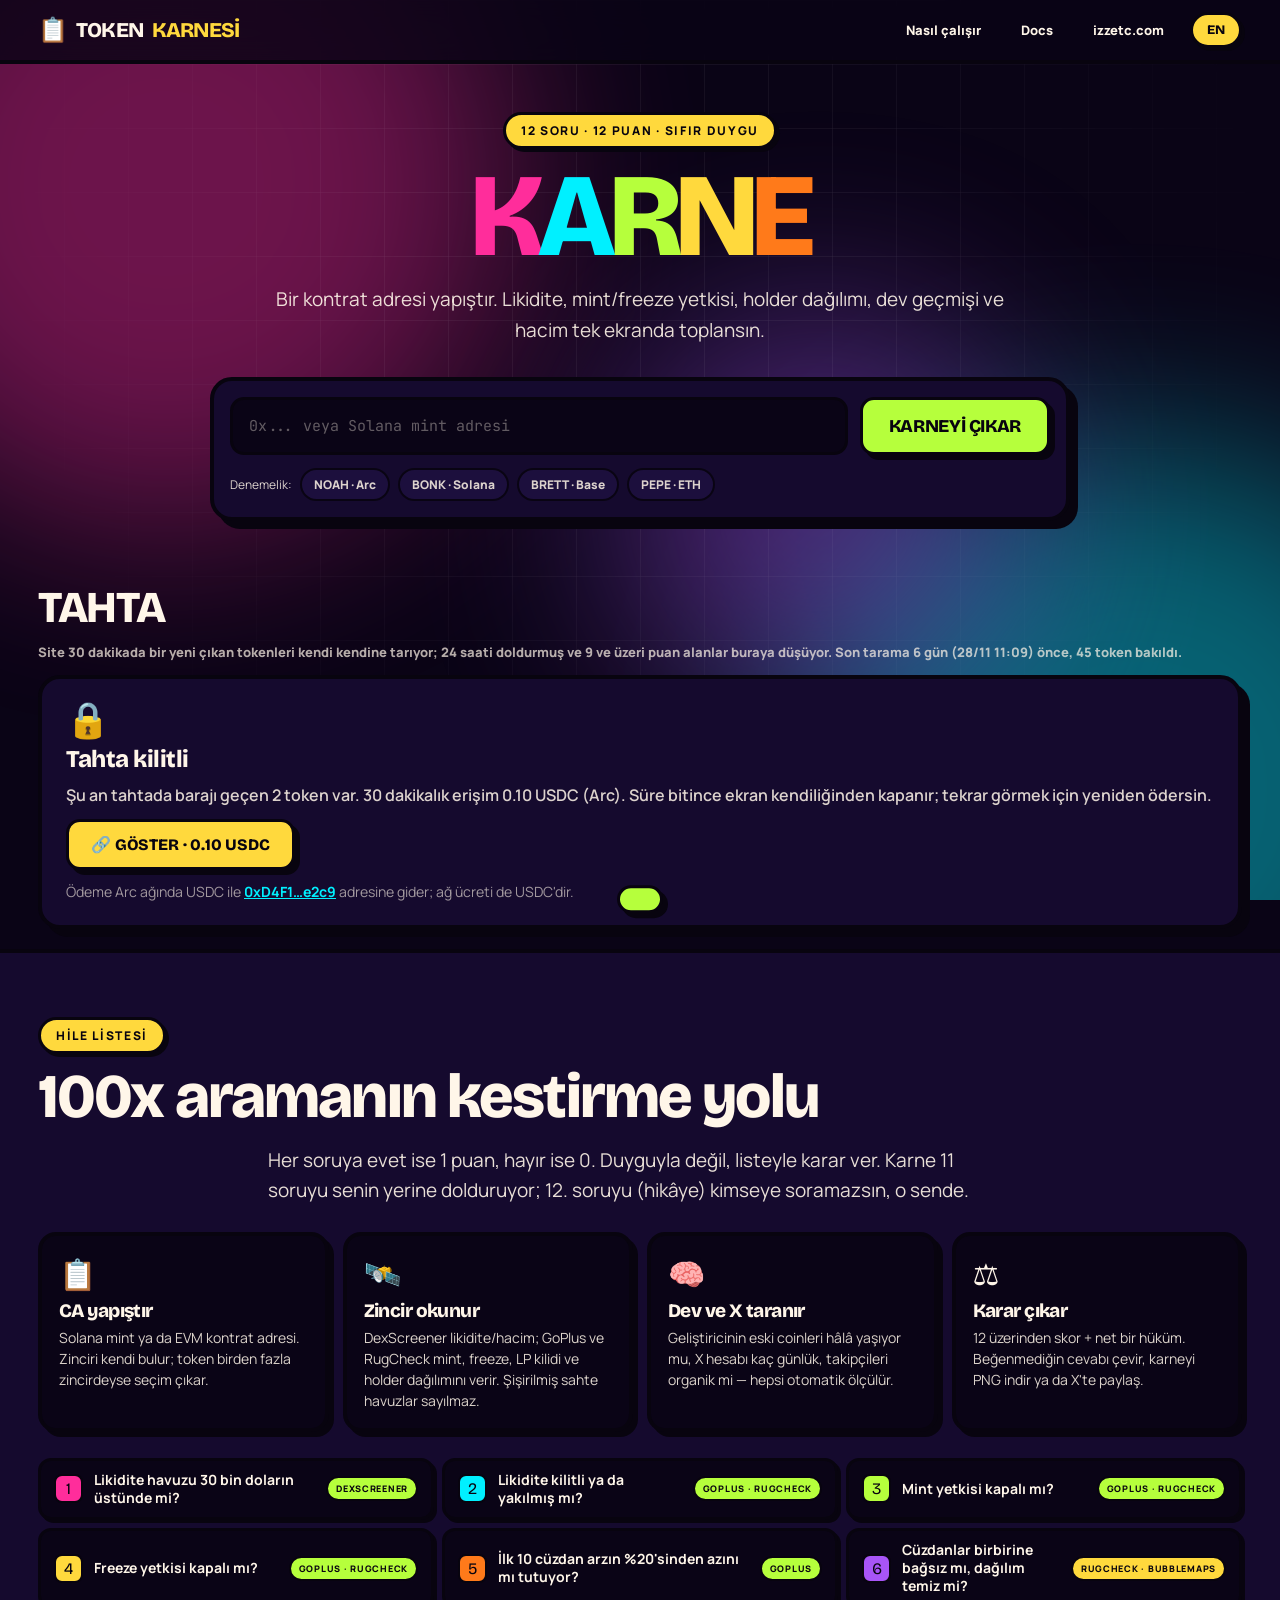
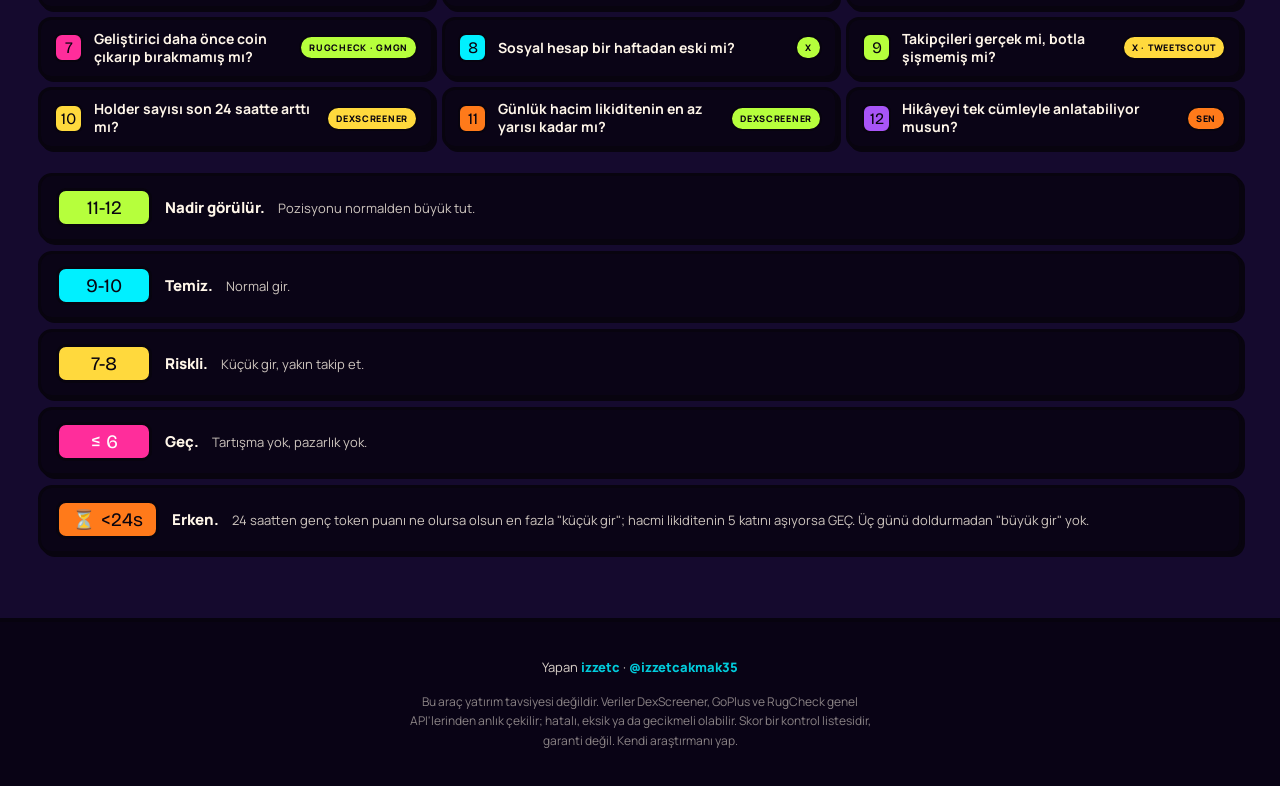
<file: index.html>
<!DOCTYPE html>
<html lang="tr">
<head>
<meta charset="utf-8">
<meta name="viewport" content="width=device-width, initial-scale=1">
<title>Token Karnesi — 12 soru, tek ekran, net karar</title>
<meta name="description" content="Bir kontrat adresi yapıştır, 12 soruluk hile listesiyle tokenin karnesini gör. Likidite, mint/freeze yetkisi, holder dağılımı, dev geçmişi, hacim — hepsi tek ekranda.">
<meta property="og:title" content="Token Karnesi — 12 soru, tek ekran, net karar">
<meta property="og:description" content="CA yapıştır, 12 soruluk kontrol listesiyle skoru tek ekranda gör.">
<meta property="og:type" content="website">
<meta property="og:url" content="https://tokenkarnesi.xyz/">
<meta property="og:site_name" content="Token Karnesi">
<meta property="og:image" content="https://tokenkarnesi.xyz/assets/og.png">
<meta property="og:image:width" content="1200">
<meta property="og:image:height" content="630">
<meta property="og:locale" content="tr_TR">
<link rel="canonical" href="https://tokenkarnesi.xyz/">
<meta name="twitter:card" content="summary_large_image">
<meta name="twitter:site" content="@izzetcakmak35">
<meta name="twitter:creator" content="@izzetcakmak35">
<meta name="twitter:image" content="https://tokenkarnesi.xyz/assets/og.png">
<link rel="icon" href="data:image/svg+xml,<svg xmlns='http://www.w3.org/2000/svg' viewBox='0 0 100 100'><text y='.9em' font-size='90'>📋</text></svg>">
<link rel="preconnect" href="https://fonts.googleapis.com">
<link rel="preconnect" href="https://fonts.gstatic.com" crossorigin>
<link href="https://fonts.googleapis.com/css2?family=Bricolage+Grotesque:opsz,wght@12..96,600;12..96,800&family=Manrope:wght@400;600;800&family=JetBrains+Mono:wght@400;700&display=swap" rel="stylesheet">
<link rel="stylesheet" href="assets/style.css">
</head>
<body>

<div class="aurora"><div class="blob b1"></div><div class="blob b2"></div><div class="blob b3"></div></div>
<div class="grid-lines"></div>

<header>
  <nav class="nav">
    <a href="./" class="brand"><em>📋</em>TOKEN <span class="k">KARNESİ</span></a>
    <span class="spacer"></span>
    <a class="nl" href="#nasil" data-i18n="nav.how">Nasıl çalışır</a>
    <a class="nl" href="docs.html">Docs</a>
    <a class="nl" href="https://www.izzetc.com" target="_blank" rel="noopener">izzetc.com</a>
    <button class="pill-btn" id="lang">EN</button>
  </nav>
</header>

<main>
  <!-- ============ HERO ============ -->
  <section class="hero wrap">
    <span class="eyebrow" data-i18n="hero.eyebrow">12 soru · 12 puan · sıfır duygu</span>
    <h1 class="title" id="bigtitle"></h1>
    <p class="lead" data-i18n="hero.lead">Bir kontrat adresi yapıştır. Likidite, mint/freeze yetkisi, holder dağılımı, dev geçmişi ve hacim tek ekranda toplansın.</p>

    <div class="search">
      <div class="search-row">
        <input id="ca" spellcheck="false" autocomplete="off" placeholder="0x... veya Solana mint adresi">
        <button class="go" id="go" data-i18n="hero.cta">KARNEYİ ÇIKAR</button>
      </div>
      <div class="examples">
        <span data-i18n="hero.try">Denemelik:</span>
        <button class="ex" data-ca="0x26Cc2b608Df6be8fF63C64C9464b2756cC5dc128">NOAH · Arc</button>
        <button class="ex" data-ca="DezXAZ8z7PnrnRJjz3wXBoRgixCa6xjnB7YaB1pPB263">BONK · Solana</button>
        <button class="ex" data-ca="0x532f27101965dd16442E59d40670FaF5eBB142E4">BRETT · Base</button>
        <button class="ex" data-ca="0x6982508145454Ce325dDbE47a25d4ec3d2311933">PEPE · ETH</button>
      </div>
      <div class="err" id="err" hidden></div>
    </div>

    <div class="loading" id="loading" hidden>
      <div class="load-card">
        <div class="load-title"><span class="spinner"></span><span data-i18n="load.title">Karne hazırlanıyor…</span></div>
        <ul class="steps" id="steps"></ul>
      </div>
    </div>
  </section>

  <!-- ============ RESULT ============ -->
  <section class="wrap" id="result" hidden>
    <div id="tokencard"></div>
    <div class="chains" id="chains" hidden></div>
    <div id="verdict"></div>

    <div id="flags"></div>
    <div id="arcBlock" style="display:none"></div>

    <div class="qhead">
      <h2 data-i18n="q.head">12 SORU</h2>
      <span class="sub" data-i18n="q.sub">Otomatik gelen cevabı beğenmediysen üstüne bas, değiştir — puan anında güncellenir.</span>
    </div>
    <div class="qgrid" id="qgrid"></div>
  </section>

  <!-- ============ TAHTA ============ -->
  <section class="wrap board-sec" id="board" hidden>
    <div class="qhead">
      <h2 data-i18n="board.title">TAHTA</h2>
      <span class="sub" id="boardSub"></span>
    </div>
    <div id="boardList"></div>
  </section>

  <section class="wrap history" id="history" hidden>
    <h3 data-i18n="hist.title">Son baktıkların</h3>
    <div class="hist-list" id="histList"></div>
  </section>

  <!-- ============ HOW ============ -->
  <section class="how" id="nasil">
    <div class="wrap">
      <span class="eyebrow" data-i18n="how.eyebrow">Hile listesi</span>
      <h2 data-i18n="how.title">100x aramanın kestirme yolu</h2>
      <p class="lead" data-i18n="how.lead">Her soruya evet ise 1 puan, hayır ise 0. Duyguyla değil, listeyle karar ver. Karne 10 soruyu senin yerine dolduruyor; sosyal hesap ve hikâye kısmı sana kalıyor.</p>

      <div class="how-grid" id="howGrid"></div>

      <div class="qlist" id="howQuestions"></div>

      <div class="scale">
        <div class="scale-row">
          <span class="scale-badge" style="background:var(--lime)">11-12</span>
          <span class="t" data-i18n="scale.1t">Nadir görülür.</span>
          <span class="d" data-i18n="scale.1d">Pozisyonu normalden büyük tut.</span>
        </div>
        <div class="scale-row">
          <span class="scale-badge" style="background:var(--cyan)">9-10</span>
          <span class="t" data-i18n="scale.2t">Temiz.</span>
          <span class="d" data-i18n="scale.2d">Normal gir.</span>
        </div>
        <div class="scale-row">
          <span class="scale-badge" style="background:var(--yellow)">7-8</span>
          <span class="t" data-i18n="scale.3t">Riskli.</span>
          <span class="d" data-i18n="scale.3d">Küçük gir, yakın takip et.</span>
        </div>
        <div class="scale-row">
          <span class="scale-badge" style="background:var(--magenta);color:#fff">≤ 6</span>
          <span class="t" data-i18n="scale.4t">Geç.</span>
          <span class="d" data-i18n="scale.4d">Tartışma yok, pazarlık yok.</span>
        </div>
        <div class="scale-row">
          <span class="scale-badge" style="background:var(--orange)">⏳ &lt;24s</span>
          <span class="t" data-i18n="scale.5t">Erken.</span>
          <span class="d" data-i18n="scale.5d">24 saatten genç token puanı ne olursa olsun en fazla "küçük gir"; hacmi likiditenin 5 katını aşıyorsa GEÇ. Üç günü doldurmadan "büyük gir" yok.</span>
        </div>
      </div>
    </div>
  </section>
</main>

<footer>
  <div class="wrap">
    <p><span data-i18n="foot.by">Yapan</span> <a href="https://www.izzetc.com" target="_blank" rel="noopener">izzetc</a> · <a href="https://x.com/izzetcakmak35" target="_blank" rel="noopener">@izzetcakmak35</a></p>
    <p class="disclaimer" data-i18n="foot.disc">Bu araç yatırım tavsiyesi değildir. Veriler DexScreener, GoPlus ve RugCheck genel API'lerinden anlık çekilir; hatalı, eksik ya da gecikmeli olabilir. Skor bir kontrol listesidir, garanti değil. Kendi araştırmanı yap.</p>
  </div>
</footer>

<div id="toast"></div>
<canvas id="pngCanvas" width="1200" height="675" style="display:none"></canvas>

<script src="assets/i18n.js"></script>
<script src="assets/app.js"></script>
<script src="assets/onchain.js"></script>
<script src="assets/pay.js"></script>
</body>
</html>
</file>
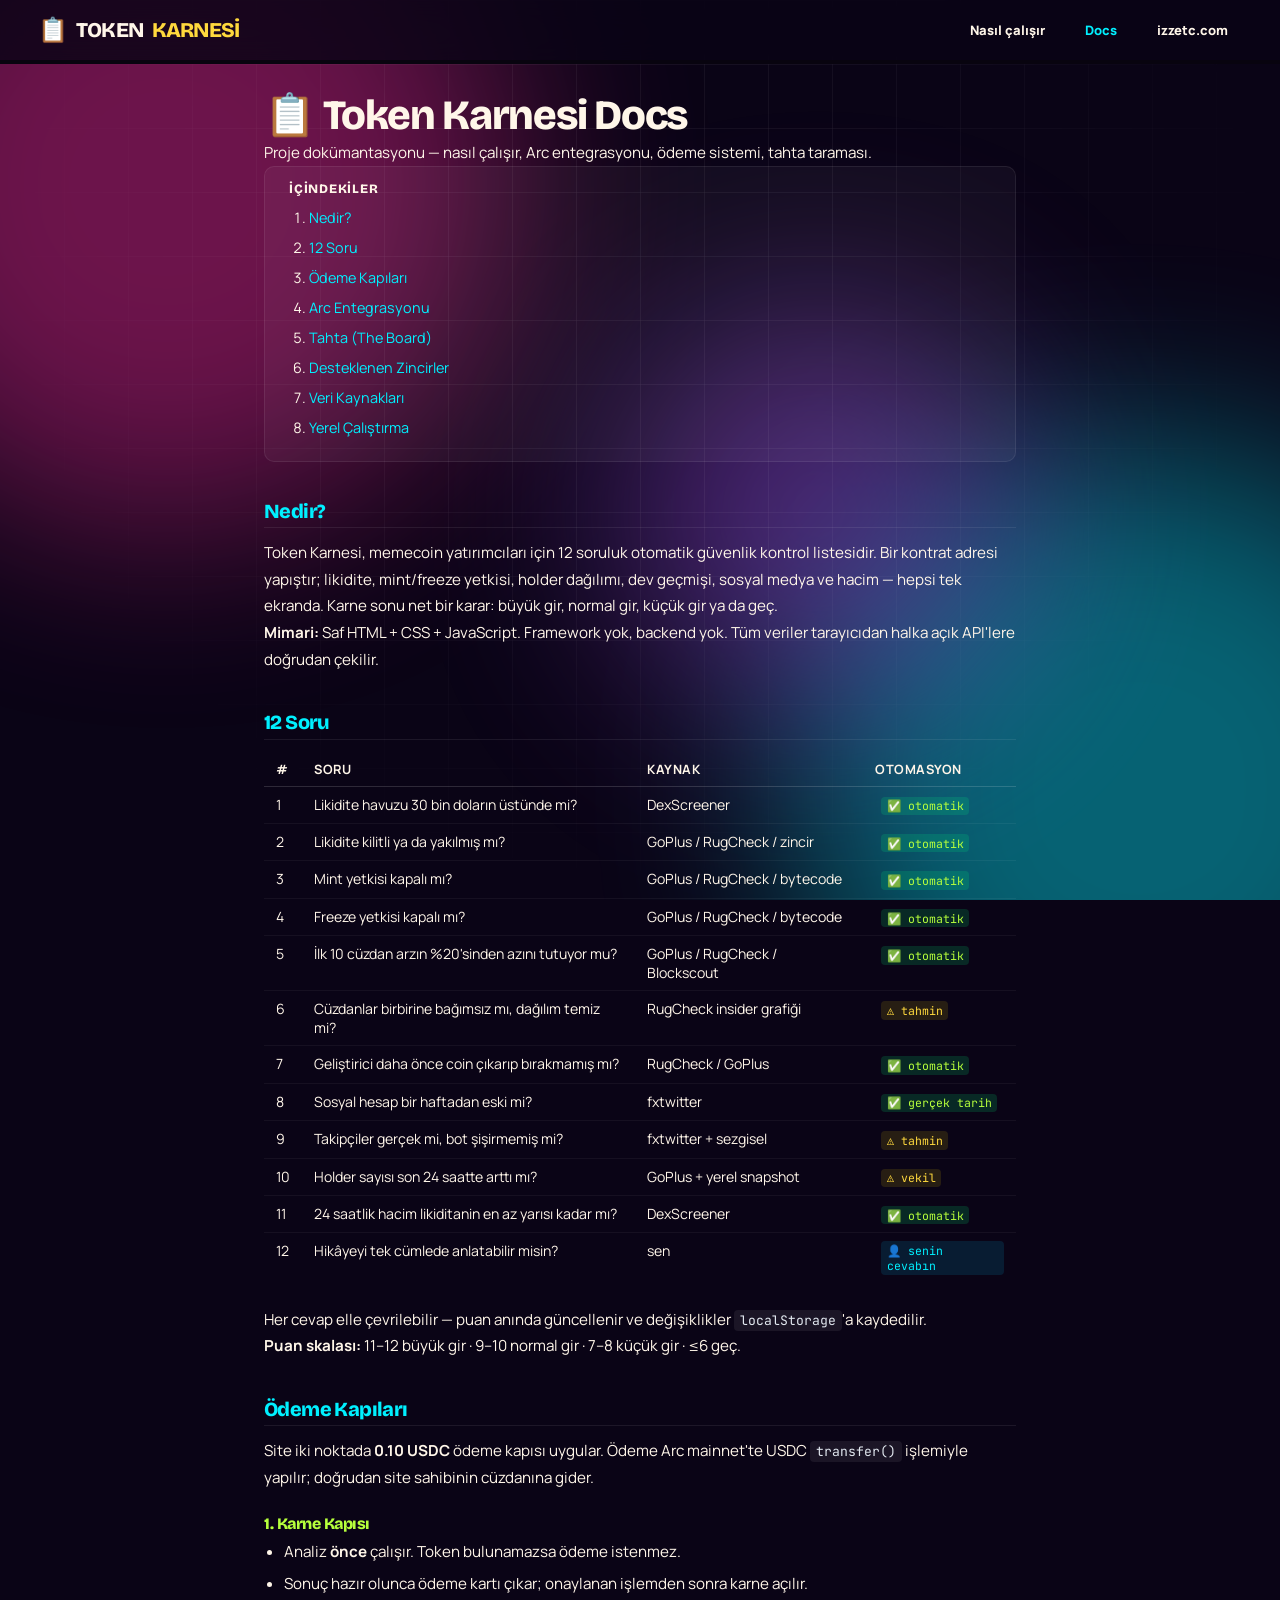
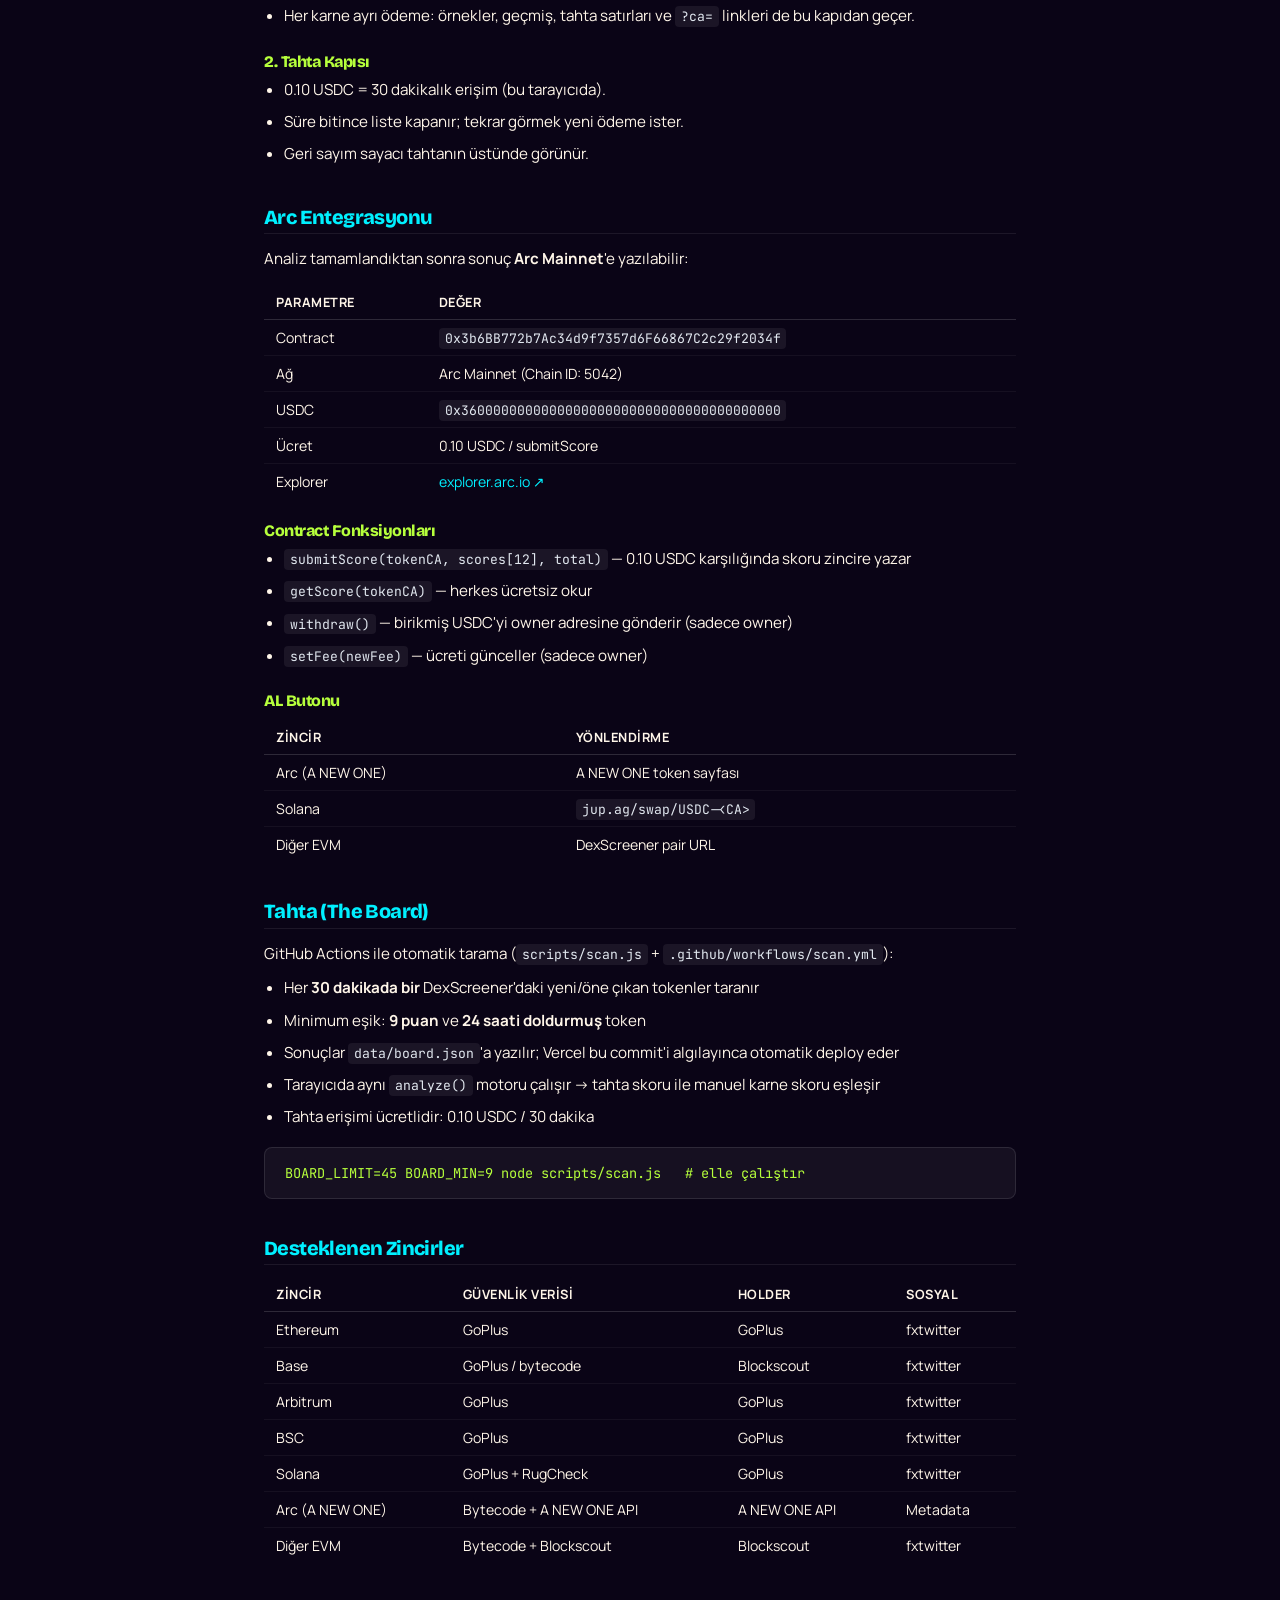
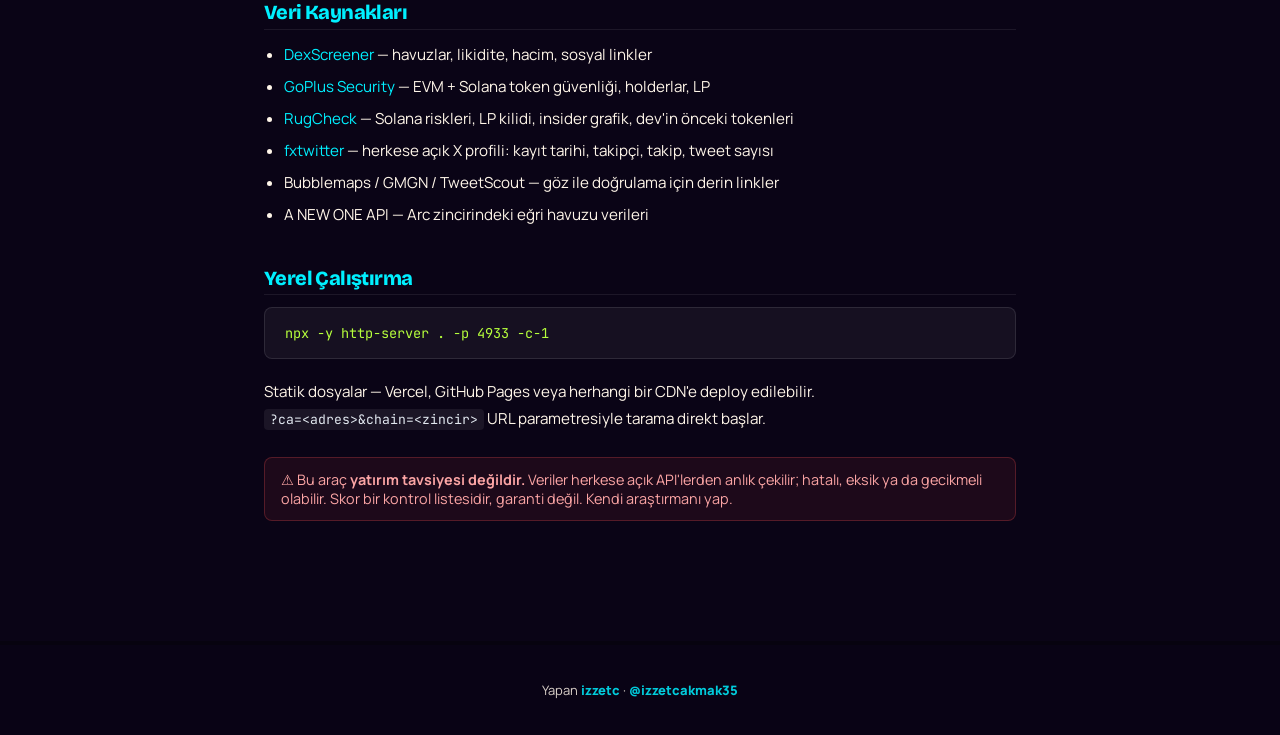
<file: docs.html>
<!DOCTYPE html>
<html lang="tr">
<head>
<meta charset="utf-8">
<meta name="viewport" content="width=device-width, initial-scale=1">
<title>Docs — Token Karnesi</title>
<meta name="description" content="Token Karnesi proje dokümantasyonu: nasıl çalışır, 12 soru, Arc entegrasyonu, ödeme kapıları, tahta taraması.">
<link rel="icon" href="data:image/svg+xml,<svg xmlns='http://www.w3.org/2000/svg' viewBox='0 0 100 100'><text y='.9em' font-size='90'>📋</text></svg>">
<link rel="preconnect" href="https://fonts.googleapis.com">
<link rel="preconnect" href="https://fonts.gstatic.com" crossorigin>
<link href="https://fonts.googleapis.com/css2?family=Bricolage+Grotesque:opsz,wght@12..96,600;12..96,800&family=Manrope:wght@400;600;800&family=JetBrains+Mono:wght@400;700&display=swap" rel="stylesheet">
<link rel="stylesheet" href="assets/style.css">
<style>
  .docs-wrap { max-width: 800px; margin: 0 auto; padding: 2rem 1.5rem 6rem; }
  .docs-wrap h1 { font-size: clamp(1.8rem, 4vw, 2.6rem); margin-bottom: .25rem; }
  .docs-wrap h2 { font-size: 1.25rem; color: var(--cyan); margin: 2.5rem 0 .75rem; border-bottom: 1px solid rgba(255,255,255,.08); padding-bottom: .4rem; }
  .docs-wrap h3 { font-size: 1rem; color: var(--lime); margin: 1.5rem 0 .5rem; }
  .docs-wrap p, .docs-wrap li { color: var(--muted); line-height: 1.75; font-size: .95rem; }
  .docs-wrap ul { padding-left: 1.25rem; margin: .5rem 0 1rem; }
  .docs-wrap li { margin-bottom: .35rem; }
  .docs-wrap code { font-family: 'JetBrains Mono', monospace; font-size: .82rem; background: rgba(255,255,255,.07); padding: .15em .45em; border-radius: 4px; color: #e2e8f0; }
  .docs-wrap pre { background: rgba(255,255,255,.05); border: 1px solid rgba(255,255,255,.1); border-radius: 8px; padding: 1rem 1.25rem; overflow-x: auto; margin: .75rem 0 1.25rem; }
  .docs-wrap pre code { background: none; padding: 0; font-size: .85rem; color: var(--lime); }
  .docs-wrap table { width: 100%; border-collapse: collapse; font-size: .88rem; margin: .75rem 0 1.5rem; }
  .docs-wrap th { text-align: left; color: var(--fg); border-bottom: 1px solid rgba(255,255,255,.15); padding: .5rem .75rem; font-size: .8rem; text-transform: uppercase; letter-spacing: .04em; }
  .docs-wrap td { padding: .5rem .75rem; border-bottom: 1px solid rgba(255,255,255,.05); color: var(--muted); vertical-align: top; }
  .docs-wrap tr:last-child td { border-bottom: none; }
  .docs-wrap a { color: var(--cyan); text-decoration: none; }
  .docs-wrap a:hover { text-decoration: underline; }
  .docs-warn { background: rgba(255, 80, 80, .08); border: 1px solid rgba(255,80,80,.25); border-radius: 8px; padding: .75rem 1rem; margin: 1.5rem 0; color: #fca5a5; font-size: .9rem; }
  .docs-badge { display: inline-block; font-size: .72rem; font-family: 'JetBrains Mono', monospace; padding: .15em .5em; border-radius: 4px; margin-left: .35rem; vertical-align: middle; }
  .badge-green  { background: rgba(0,255,128,.15); color: var(--lime); }
  .badge-yellow { background: rgba(255,220,0,.12); color: var(--yellow); }
  .badge-blue   { background: rgba(0,200,255,.12); color: var(--cyan); }
  .docs-toc { background: rgba(255,255,255,.04); border: 1px solid rgba(255,255,255,.08); border-radius: 10px; padding: 1rem 1.5rem; margin-bottom: 2rem; }
  .docs-toc h4 { font-size: .8rem; text-transform: uppercase; letter-spacing: .06em; color: var(--muted); margin: 0 0 .6rem; }
  .docs-toc ol { margin: 0; padding-left: 1.25rem; }
  .docs-toc li { margin-bottom: .3rem; font-size: .9rem; }
</style>
</head>
<body>

<div class="aurora"><div class="blob b1"></div><div class="blob b2"></div><div class="blob b3"></div></div>
<div class="grid-lines"></div>

<header>
  <nav class="nav">
    <a href="./" class="brand"><em>📋</em>TOKEN <span class="k">KARNESİ</span></a>
    <span class="spacer"></span>
    <a class="nl" href="#nasil">Nasıl çalışır</a>
    <a class="nl" href="docs.html" style="color:var(--cyan)">Docs</a>
    <a class="nl" href="https://www.izzetc.com" target="_blank" rel="noopener">izzetc.com</a>
  </nav>
</header>

<main>
<div class="docs-wrap">

  <h1>📋 Token Karnesi Docs</h1>
  <p>Proje dokümantasyonu — nasıl çalışır, Arc entegrasyonu, ödeme sistemi, tahta taraması.</p>

  <div class="docs-toc">
    <h4>İçindekiler</h4>
    <ol>
      <li><a href="#nedir">Nedir?</a></li>
      <li><a href="#12soru">12 Soru</a></li>
      <li><a href="#odeme">Ödeme Kapıları</a></li>
      <li><a href="#arc">Arc Entegrasyonu</a></li>
      <li><a href="#tahta">Tahta (The Board)</a></li>
      <li><a href="#zincirler">Desteklenen Zincirler</a></li>
      <li><a href="#kaynaklar">Veri Kaynakları</a></li>
      <li><a href="#calistir">Yerel Çalıştırma</a></li>
    </ol>
  </div>

  <!-- NEDIR -->
  <h2 id="nedir">Nedir?</h2>
  <p>Token Karnesi, memecoin yatırımcıları için 12 soruluk otomatik güvenlik kontrol listesidir. Bir kontrat adresi yapıştır; likidite, mint/freeze yetkisi, holder dağılımı, dev geçmişi, sosyal medya ve hacim — hepsi tek ekranda. Karne sonu net bir karar: büyük gir, normal gir, küçük gir ya da geç.</p>
  <p><strong>Mimari:</strong> Saf HTML + CSS + JavaScript. Framework yok, backend yok. Tüm veriler tarayıcıdan halka açık API'lere doğrudan çekilir.</p>

  <!-- 12 SORU -->
  <h2 id="12soru">12 Soru</h2>
  <table>
    <thead><tr><th>#</th><th>Soru</th><th>Kaynak</th><th>Otomasyon</th></tr></thead>
    <tbody>
      <tr><td>1</td><td>Likidite havuzu 30 bin doların üstünde mi?</td><td>DexScreener</td><td><span class="docs-badge badge-green">✅ otomatik</span></td></tr>
      <tr><td>2</td><td>Likidite kilitli ya da yakılmış mı?</td><td>GoPlus / RugCheck / zincir</td><td><span class="docs-badge badge-green">✅ otomatik</span></td></tr>
      <tr><td>3</td><td>Mint yetkisi kapalı mı?</td><td>GoPlus / RugCheck / bytecode</td><td><span class="docs-badge badge-green">✅ otomatik</span></td></tr>
      <tr><td>4</td><td>Freeze yetkisi kapalı mı?</td><td>GoPlus / RugCheck / bytecode</td><td><span class="docs-badge badge-green">✅ otomatik</span></td></tr>
      <tr><td>5</td><td>İlk 10 cüzdan arzın %20'sinden azını tutuyor mu?</td><td>GoPlus / RugCheck / Blockscout</td><td><span class="docs-badge badge-green">✅ otomatik</span></td></tr>
      <tr><td>6</td><td>Cüzdanlar birbirine bağımsız mı, dağılım temiz mi?</td><td>RugCheck insider grafiği</td><td><span class="docs-badge badge-yellow">⚠️ tahmin</span></td></tr>
      <tr><td>7</td><td>Geliştirici daha önce coin çıkarıp bırakmamış mı?</td><td>RugCheck / GoPlus</td><td><span class="docs-badge badge-green">✅ otomatik</span></td></tr>
      <tr><td>8</td><td>Sosyal hesap bir haftadan eski mi?</td><td>fxtwitter</td><td><span class="docs-badge badge-green">✅ gerçek tarih</span></td></tr>
      <tr><td>9</td><td>Takipçiler gerçek mi, bot şişirmemiş mi?</td><td>fxtwitter + sezgisel</td><td><span class="docs-badge badge-yellow">⚠️ tahmin</span></td></tr>
      <tr><td>10</td><td>Holder sayısı son 24 saatte arttı mı?</td><td>GoPlus + yerel snapshot</td><td><span class="docs-badge badge-yellow">⚠️ vekil</span></td></tr>
      <tr><td>11</td><td>24 saatlik hacim likiditanin en az yarısı kadar mı?</td><td>DexScreener</td><td><span class="docs-badge badge-green">✅ otomatik</span></td></tr>
      <tr><td>12</td><td>Hikâyeyi tek cümlede anlatabilir misin?</td><td>sen</td><td><span class="docs-badge badge-blue">👤 senin cevabın</span></td></tr>
    </tbody>
  </table>

  <p>Her cevap elle çevrilebilir — puan anında güncellenir ve değişiklikler <code>localStorage</code>'a kaydedilir.</p>
  <p><strong>Puan skalası:</strong> 11–12 büyük gir · 9–10 normal gir · 7–8 küçük gir · ≤6 geç.</p>

  <!-- ODEME -->
  <h2 id="odeme">Ödeme Kapıları</h2>
  <p>Site iki noktada <strong>0.10 USDC</strong> ödeme kapısı uygular. Ödeme Arc mainnet'te USDC <code>transfer()</code> işlemiyle yapılır; doğrudan site sahibinin cüzdanına gider.</p>

  <h3>1. Karne Kapısı</h3>
  <ul>
    <li>Analiz <strong>önce</strong> çalışır. Token bulunamazsa ödeme istenmez.</li>
    <li>Sonuç hazır olunca ödeme kartı çıkar; onaylanan işlemden sonra karne açılır.</li>
    <li>Her karne ayrı ödeme: örnekler, geçmiş, tahta satırları ve <code>?ca=</code> linkleri de bu kapıdan geçer.</li>
  </ul>

  <h3>2. Tahta Kapısı</h3>
  <ul>
    <li>0.10 USDC = 30 dakikalık erişim (bu tarayıcıda).</li>
    <li>Süre bitince liste kapanır; tekrar görmek yeni ödeme ister.</li>
    <li>Geri sayım sayacı tahtanın üstünde görünür.</li>
  </ul>

  <!-- ARC -->
  <h2 id="arc">Arc Entegrasyonu</h2>
  <p>Analiz tamamlandıktan sonra sonuç <strong>Arc Mainnet</strong>'e yazılabilir:</p>

  <table>
    <thead><tr><th>Parametre</th><th>Değer</th></tr></thead>
    <tbody>
      <tr><td>Contract</td><td><code>0x3b6BB772b7Ac34d9f7357d6F66867C2c29f2034f</code></td></tr>
      <tr><td>Ağ</td><td>Arc Mainnet (Chain ID: 5042)</td></tr>
      <tr><td>USDC</td><td><code>0x3600000000000000000000000000000000000000</code></td></tr>
      <tr><td>Ücret</td><td>0.10 USDC / submitScore</td></tr>
      <tr><td>Explorer</td><td><a href="https://explorer.arc.io/address/0x3b6BB772b7Ac34d9f7357d6F66867C2c29f2034f" target="_blank" rel="noopener">explorer.arc.io ↗</a></td></tr>
    </tbody>
  </table>

  <h3>Contract Fonksiyonları</h3>
  <ul>
    <li><code>submitScore(tokenCA, scores[12], total)</code> — 0.10 USDC karşılığında skoru zincire yazar</li>
    <li><code>getScore(tokenCA)</code> — herkes ücretsiz okur</li>
    <li><code>withdraw()</code> — birikmiş USDC'yi owner adresine gönderir (sadece owner)</li>
    <li><code>setFee(newFee)</code> — ücreti günceller (sadece owner)</li>
  </ul>

  <h3>AL Butonu</h3>
  <table>
    <thead><tr><th>Zincir</th><th>Yönlendirme</th></tr></thead>
    <tbody>
      <tr><td>Arc (A NEW ONE)</td><td>A NEW ONE token sayfası</td></tr>
      <tr><td>Solana</td><td><code>jup.ag/swap/USDC-&lt;CA&gt;</code></td></tr>
      <tr><td>Diğer EVM</td><td>DexScreener pair URL</td></tr>
    </tbody>
  </table>

  <!-- TAHTA -->
  <h2 id="tahta">Tahta (The Board)</h2>
  <p>GitHub Actions ile otomatik tarama (<code>scripts/scan.js</code> + <code>.github/workflows/scan.yml</code>):</p>
  <ul>
    <li>Her <strong>30 dakikada bir</strong> DexScreener'daki yeni/öne çıkan tokenler taranır</li>
    <li>Minimum eşik: <strong>9 puan</strong> ve <strong>24 saati doldurmuş</strong> token</li>
    <li>Sonuçlar <code>data/board.json</code>'a yazılır; Vercel bu commit'i algılayınca otomatik deploy eder</li>
    <li>Tarayıcıda aynı <code>analyze()</code> motoru çalışır → tahta skoru ile manuel karne skoru eşleşir</li>
    <li>Tahta erişimi ücretlidir: 0.10 USDC / 30 dakika</li>
  </ul>

  <pre><code>BOARD_LIMIT=45 BOARD_MIN=9 node scripts/scan.js   # elle çalıştır</code></pre>

  <!-- ZİNCİRLER -->
  <h2 id="zincirler">Desteklenen Zincirler</h2>
  <table>
    <thead><tr><th>Zincir</th><th>Güvenlik Verisi</th><th>Holder</th><th>Sosyal</th></tr></thead>
    <tbody>
      <tr><td>Ethereum</td><td>GoPlus</td><td>GoPlus</td><td>fxtwitter</td></tr>
      <tr><td>Base</td><td>GoPlus / bytecode</td><td>Blockscout</td><td>fxtwitter</td></tr>
      <tr><td>Arbitrum</td><td>GoPlus</td><td>GoPlus</td><td>fxtwitter</td></tr>
      <tr><td>BSC</td><td>GoPlus</td><td>GoPlus</td><td>fxtwitter</td></tr>
      <tr><td>Solana</td><td>GoPlus + RugCheck</td><td>GoPlus</td><td>fxtwitter</td></tr>
      <tr><td>Arc (A NEW ONE)</td><td>Bytecode + A NEW ONE API</td><td>A NEW ONE API</td><td>Metadata</td></tr>
      <tr><td>Diğer EVM</td><td>Bytecode + Blockscout</td><td>Blockscout</td><td>fxtwitter</td></tr>
    </tbody>
  </table>

  <!-- KAYNAKLAR -->
  <h2 id="kaynaklar">Veri Kaynakları</h2>
  <ul>
    <li><a href="https://docs.dexscreener.com/api/reference" target="_blank" rel="noopener">DexScreener</a> — havuzlar, likidite, hacim, sosyal linkler</li>
    <li><a href="https://docs.gopluslabs.io/" target="_blank" rel="noopener">GoPlus Security</a> — EVM + Solana token güvenliği, holderlar, LP</li>
    <li><a href="https://api.rugcheck.xyz/swagger/index.html" target="_blank" rel="noopener">RugCheck</a> — Solana riskleri, LP kilidi, insider grafik, dev'in önceki tokenleri</li>
    <li><a href="https://github.com/FixTweet/FxTwitter" target="_blank" rel="noopener">fxtwitter</a> — herkese açık X profili: kayıt tarihi, takipçi, takip, tweet sayısı</li>
    <li>Bubblemaps / GMGN / TweetScout — göz ile doğrulama için derin linkler</li>
    <li>A NEW ONE API — Arc zincirindeki eğri havuzu verileri</li>
  </ul>

  <!-- ÇALIŞTIR -->
  <h2 id="calistir">Yerel Çalıştırma</h2>
  <pre><code>npx -y http-server . -p 4933 -c-1</code></pre>
  <p>Statik dosyalar — Vercel, GitHub Pages veya herhangi bir CDN'e deploy edilebilir.</p>
  <p><code>?ca=&lt;adres&gt;&amp;chain=&lt;zincir&gt;</code> URL parametresiyle tarama direkt başlar.</p>

  <div class="docs-warn">
    ⚠️ Bu araç <strong>yatırım tavsiyesi değildir.</strong> Veriler herkese açık API'lerden anlık çekilir; hatalı, eksik ya da gecikmeli olabilir. Skor bir kontrol listesidir, garanti değil. Kendi araştırmanı yap.
  </div>

</div>
</main>

<footer>
  <div class="wrap">
    <p><span>Yapan</span> <a href="https://www.izzetc.com" target="_blank" rel="noopener">izzetc</a> · <a href="https://x.com/izzetcakmak35" target="_blank" rel="noopener">@izzetcakmak35</a></p>
  </div>
</footer>

</body>
</html>
</file>
<file: assets/style.css>
/* ============================================================
   TOKEN KARNESI - neo-brutalist token scorecard
   izzetc.com design language
   ============================================================ */
:root{
  --ink:#0A0416;
  --ink-2:#150A2E;
  --ink-3:#1E1140;
  --cream:#FFF6E9;
  --magenta:#FF2D9B;
  --cyan:#00F0FF;
  --lime:#B6FF3C;
  --yellow:#FFD93D;
  --orange:#FF7A1A;
  --violet:#A855F7;
  --red:#FF3B3B;
  --black:#08040F;
  --edge:4px;
  --r:22px;
  --shadow:8px 8px 0 var(--black);
  --shadow-sm:5px 5px 0 var(--black);
  --shadow-xs:3px 3px 0 var(--black);
  --font-d:"Bricolage Grotesque","Segoe UI",system-ui,sans-serif;
  --font-b:"Manrope","Segoe UI",system-ui,sans-serif;
  --font-m:"JetBrains Mono",ui-monospace,"Cascadia Mono",Consolas,monospace;
}
*{box-sizing:border-box;margin:0;padding:0}
html{scroll-behavior:smooth;overflow-x:clip}
body{
  font-family:var(--font-b);background:var(--ink);color:var(--cream);
  overflow-x:hidden;-webkit-font-smoothing:antialiased;min-height:100vh;
}
h1,h2,h3,h4{font-family:var(--font-d);font-weight:800;line-height:.95;letter-spacing:-.03em}
a{color:inherit}
img,svg{display:block;max-width:100%}
button,input,select{font-family:inherit}
::selection{background:var(--magenta);color:#fff}
.mono{font-family:var(--font-m)}
[hidden]{display:none !important}

/* ---------- background fx ---------- */
.aurora{position:fixed;inset:0;overflow:hidden;pointer-events:none;z-index:0}
.blob{position:absolute;width:54vw;height:54vw;border-radius:50%;filter:blur(100px);opacity:.4}
.b1{background:var(--magenta);top:-18%;left:-14%;animation:drift1 19s ease-in-out infinite}
.b2{background:var(--cyan);bottom:-26%;right:-16%;animation:drift2 23s ease-in-out infinite}
.b3{background:var(--violet);top:34%;right:20%;width:32vw;height:32vw;animation:drift3 16s ease-in-out infinite}
.grid-lines{
  position:fixed;inset:0;z-index:0;opacity:.13;pointer-events:none;
  background-image:linear-gradient(rgba(255,255,255,.4) 1px,transparent 1px),linear-gradient(90deg,rgba(255,255,255,.4) 1px,transparent 1px);
  background-size:64px 64px;
  mask-image:radial-gradient(ellipse at 50% 30%,#000 25%,transparent 75%);
  -webkit-mask-image:radial-gradient(ellipse at 50% 30%,#000 25%,transparent 75%);
}
@keyframes drift1{0%,100%{transform:translate(0,0) scale(1)}50%{transform:translate(9vw,7vh) scale(1.14)}}
@keyframes drift2{0%,100%{transform:translate(0,0) scale(1)}50%{transform:translate(-8vw,-6vh) scale(1.18)}}
@keyframes drift3{0%,100%{transform:translate(0,0) scale(1)}50%{transform:translate(-6vw,9vh) scale(.86)}}
@keyframes bob{0%,100%{transform:translateY(0) rotate(0)}50%{transform:translateY(-5px) rotate(-8deg)}}
@keyframes pop{0%{transform:scale(.6) rotate(-12deg);opacity:0}70%{transform:scale(1.08) rotate(3deg)}100%{transform:scale(1) rotate(0);opacity:1}}
@keyframes stamp{0%{transform:scale(2.6) rotate(-26deg);opacity:0}60%{transform:scale(.94) rotate(-9deg);opacity:1}100%{transform:scale(1) rotate(-6deg);opacity:1}}
@keyframes slidein{from{transform:translateY(18px);opacity:0}to{transform:translateY(0);opacity:1}}
@keyframes spin{to{transform:rotate(360deg)}}
@keyframes blink{0%,100%{opacity:1}50%{opacity:.25}}
@keyframes fall{to{transform:translateY(105vh) rotate(680deg);opacity:0}}

/* ---------- nav ---------- */
header{
  position:sticky;top:0;z-index:150;
  background:rgba(10,4,22,.84);backdrop-filter:blur(14px);
  border-bottom:var(--edge) solid var(--black);
}
.nav{max-width:1240px;margin:0 auto;padding:11px 18px;display:flex;align-items:center;gap:12px}
.brand{display:flex;align-items:center;gap:9px;font-family:var(--font-d);font-weight:800;font-size:21px;text-decoration:none;letter-spacing:-.04em}
.brand em{font-style:normal;display:inline-block;animation:bob 2.6s ease-in-out infinite;font-size:24px}
.brand .k{color:var(--yellow)}
.nav .spacer{margin-left:auto}
.nav .nl{
  text-decoration:none;font-weight:800;font-size:13px;padding:8px 12px;border-radius:999px;
  border:2px solid transparent;transition:.18s;white-space:nowrap;
}
.nav .nl:hover{background:var(--lime);color:var(--black);border-color:var(--black);transform:rotate(-2deg) scale(1.06)}
.pill-btn{
  font-family:var(--font-d);font-weight:800;font-size:13px;cursor:pointer;
  background:var(--yellow);color:var(--black);border:3px solid var(--black);
  border-radius:999px;padding:7px 14px;box-shadow:var(--shadow-xs);transition:.15s;
}
.pill-btn:hover{transform:translate(-2px,-2px);box-shadow:var(--shadow-sm)}
.pill-btn:active{transform:translate(3px,3px);box-shadow:0 0 0 var(--black)}

/* ---------- layout ---------- */
main{position:relative;z-index:2}
.wrap{max-width:1240px;margin:0 auto;padding:0 18px}
.eyebrow{
  display:inline-flex;align-items:center;gap:8px;font-weight:800;font-size:12px;
  letter-spacing:.14em;text-transform:uppercase;padding:7px 15px;border-radius:999px;
  border:3px solid var(--black);background:var(--yellow);color:var(--black);box-shadow:var(--shadow-xs);
}

/* ---------- hero ---------- */
.hero{padding:48px 0 22px;text-align:center}
h1.title{font-size:clamp(44px,10vw,118px);line-height:.84;letter-spacing:-.055em;margin:18px 0 0}
h1.title span{display:inline-block;transition:transform .18s cubic-bezier(.34,1.8,.64,1);cursor:grab}
h1.title span:hover{transform:translateY(-13px) rotate(-9deg) scale(1.16)}
.c1{color:var(--magenta)}.c2{color:var(--cyan)}.c3{color:var(--lime)}
.c4{color:var(--yellow)}.c5{color:var(--orange)}.c6{color:var(--violet)}
.lead{font-size:clamp(15px,1.9vw,19px);max-width:62ch;margin:18px auto 0;line-height:1.6;opacity:.9}

/* ---------- search ---------- */
.search{
  margin:32px auto 0;max-width:860px;background:var(--ink-2);
  border:var(--edge) solid var(--black);border-radius:var(--r);box-shadow:var(--shadow);
  padding:16px;text-align:left;
}
.search-row{display:flex;gap:12px;flex-wrap:wrap}
#ca{
  flex:1 1 340px;min-width:0;font-family:var(--font-m);font-size:15px;
  background:var(--ink);color:var(--cream);border:3px solid var(--black);
  border-radius:14px;padding:16px;outline:none;transition:.15s;
}
#ca::placeholder{color:rgba(255,246,233,.36)}
#ca:focus{border-color:var(--cyan);box-shadow:0 0 0 4px rgba(0,240,255,.18)}
.go{
  font-family:var(--font-d);font-weight:800;font-size:18px;letter-spacing:-.02em;cursor:pointer;
  background:var(--lime);color:var(--black);border:3px solid var(--black);border-radius:14px;
  padding:15px 26px;box-shadow:var(--shadow-sm);transition:.15s;white-space:nowrap;
}
.go:hover{transform:translate(-2px,-2px);box-shadow:7px 7px 0 var(--black)}
.go:active{transform:translate(4px,4px);box-shadow:0 0 0 var(--black)}
.go:disabled{opacity:.55;cursor:wait;transform:none;box-shadow:var(--shadow-sm)}
.examples{display:flex;gap:8px;flex-wrap:wrap;align-items:center;margin-top:13px;font-size:12px;opacity:.85}
.ex{
  cursor:pointer;background:var(--ink-3);border:2px solid var(--black);border-radius:999px;
  padding:6px 12px;font-weight:800;font-size:12px;color:var(--cream);transition:.15s;
}
.ex:hover{background:var(--violet);color:#fff;transform:translateY(-2px)}
.err{
  margin-top:12px;background:var(--red);color:#fff;border:3px solid var(--black);
  border-radius:12px;padding:11px 14px;font-weight:800;font-size:14px;box-shadow:var(--shadow-xs);
}

/* ---------- loading ---------- */
.loading{max-width:860px;margin:24px auto 0;animation:slidein .3s ease}
.load-card{
  background:var(--ink-2);border:var(--edge) solid var(--black);border-radius:var(--r);
  box-shadow:var(--shadow);padding:20px 22px;text-align:left;
}
.load-title{font-family:var(--font-d);font-size:22px;display:flex;align-items:center;gap:11px}
.spinner{
  width:24px;height:24px;border:4px solid var(--black);border-top-color:var(--lime);
  border-radius:50%;animation:spin .8s linear infinite;flex:none;
}
.steps{list-style:none;margin-top:15px;display:grid;gap:8px}
.steps li{display:flex;align-items:center;gap:10px;font-size:14px;font-weight:700;opacity:.4;transition:.25s}
.steps li.on{opacity:1}
.steps li.on .dot{background:var(--yellow);animation:blink 1s infinite}
.steps li.done{opacity:.9}
.steps li.done .dot{background:var(--lime);animation:none}
.dot{width:13px;height:13px;border-radius:50%;background:var(--ink-3);border:2px solid var(--black);flex:none}

/* ---------- result: token header ---------- */
#result{padding-bottom:70px;animation:slidein .35s ease}
.tokencard{
  margin-top:28px;background:var(--ink-2);border:var(--edge) solid var(--black);
  border-radius:var(--r);box-shadow:var(--shadow);overflow:hidden;
}
.tc-top{display:flex;gap:16px;align-items:center;padding:18px;flex-wrap:wrap}
.tc-logo{
  width:66px;height:66px;border-radius:16px;border:3px solid var(--black);flex:none;
  background:var(--ink-3);object-fit:cover;box-shadow:var(--shadow-xs);
}
.tc-logo.ph{display:grid;place-items:center;font-family:var(--font-d);font-size:26px;color:var(--cream)}
.tc-id{min-width:0;flex:1 1 220px}
.tc-sym{font-family:var(--font-d);font-size:clamp(26px,4vw,40px);letter-spacing:-.04em;line-height:1}
.tc-name{font-size:14px;opacity:.75;font-weight:700;margin-top:3px;overflow:hidden;text-overflow:ellipsis;white-space:nowrap}
.tc-badges{display:flex;gap:7px;flex-wrap:wrap;margin-top:9px}
.chip{
  font-size:11px;font-weight:800;letter-spacing:.06em;text-transform:uppercase;
  padding:5px 10px;border-radius:999px;border:2px solid var(--black);background:var(--cyan);color:var(--black);
}
.chip.v{background:var(--violet);color:#fff}
.chip.y{background:var(--yellow);color:var(--black)}
.chip.l{background:var(--lime);color:var(--black)}
.chip.m{background:var(--magenta);color:#fff}
.chip.o{background:var(--orange);color:var(--black)}
.chip.r{background:var(--red);color:#fff}
.chip.gray{background:var(--ink-3);color:var(--cream)}
.tc-price{text-align:right;flex:1 1 150px}
.tc-price .p{font-family:var(--font-d);font-size:clamp(20px,3.2vw,32px);letter-spacing:-.03em}
.chg{font-weight:800;font-size:15px;margin-top:2px}
.chg.up{color:var(--lime)}.chg.dn{color:var(--magenta)}
.tc-stats{display:grid;grid-template-columns:repeat(auto-fit,minmax(118px,1fr));border-top:3px solid var(--black)}
.stat{padding:13px 16px;border-right:3px solid var(--black);background:var(--ink)}
.stat:last-child{border-right:none}
.stat .k{font-size:11px;font-weight:800;letter-spacing:.1em;text-transform:uppercase;opacity:.6}
.stat .v{font-family:var(--font-d);font-size:19px;margin-top:3px;letter-spacing:-.02em}
.tc-links{display:flex;gap:8px;flex-wrap:wrap;padding:13px 16px;border-top:3px solid var(--black);background:var(--ink-3)}
.lnk{
  text-decoration:none;font-weight:800;font-size:12px;padding:7px 12px;border-radius:999px;
  border:2px solid var(--black);background:var(--cream);color:var(--black);transition:.15s;
  display:inline-flex;align-items:center;gap:6px;cursor:pointer;
}
.lnk:hover{transform:translateY(-2px) rotate(-1.5deg);box-shadow:var(--shadow-xs)}
.ca-line{
  padding:10px 16px;border-top:3px solid var(--black);background:var(--ink);
  font-family:var(--font-m);font-size:12px;opacity:.8;display:flex;gap:10px;align-items:center;overflow:hidden;
}
.ca-line span{overflow:hidden;text-overflow:ellipsis;white-space:nowrap}
.copy{cursor:pointer;background:var(--yellow);border:2px solid var(--black);border-radius:8px;padding:3px 8px;font-weight:800;font-size:11px;color:var(--black);flex:none}

/* ---------- chain switcher ---------- */
.chains{display:flex;gap:8px;flex-wrap:wrap;align-items:center;margin-top:16px;font-size:12px;font-weight:800}
.chain-btn{
  cursor:pointer;background:var(--ink-2);color:var(--cream);border:3px solid var(--black);
  border-radius:999px;padding:7px 13px;font-weight:800;font-size:12px;transition:.15s;
}
.chain-btn:hover{transform:translateY(-2px)}
.chain-btn.sel{background:var(--cyan);color:var(--black);box-shadow:var(--shadow-xs)}

/* ---------- baglam uyarisi ---------- */
.ctx-note{
  margin-top:22px;display:flex;gap:13px;align-items:flex-start;
  background:var(--yellow);color:var(--black);
  border:var(--edge) solid var(--black);border-radius:var(--r);
  box-shadow:var(--shadow);padding:16px 18px;
  font-weight:700;font-size:14.5px;line-height:1.5;
}
.ctx-note b{font-weight:800}
.ctx-ico{font-size:26px;flex:none;line-height:1.1}

/* ---------- verdict ---------- */
.verdict{
  margin-top:22px;border:var(--edge) solid var(--black);border-radius:var(--r);
  box-shadow:var(--shadow);overflow:hidden;background:var(--ink-2);
  display:grid;grid-template-columns:minmax(220px,300px) 1fr;
}
.v-score{
  padding:26px 20px;display:flex;flex-direction:column;align-items:center;justify-content:center;
  border-right:var(--edge) solid var(--black);text-align:center;position:relative;
}
.v-num{font-family:var(--font-d);font-size:clamp(76px,15vw,132px);line-height:.8;letter-spacing:-.06em;color:var(--black)}
.v-den{font-family:var(--font-d);font-size:26px;color:var(--black);opacity:.72;margin-top:6px}
.v-label{font-size:11px;font-weight:800;letter-spacing:.16em;text-transform:uppercase;color:var(--black);opacity:.75;margin-top:10px}
.v-body{padding:24px 22px;display:flex;flex-direction:column;justify-content:center;gap:12px}
.v-stamp{
  display:inline-block;align-self:flex-start;font-family:var(--font-d);
  font-size:clamp(28px,5vw,52px);letter-spacing:-.04em;line-height:1;
  border:5px solid var(--black);border-radius:14px;padding:10px 18px;
  box-shadow:var(--shadow-sm);animation:stamp .5s cubic-bezier(.34,1.6,.64,1) both;
}
.v-advice{font-size:clamp(15px,1.9vw,18px);line-height:1.55;font-weight:700;max-width:52ch}
.v-bars{display:flex;gap:5px;flex-wrap:wrap;margin-top:4px}
.vb{width:26px;height:14px;border:2px solid var(--black);border-radius:4px;background:var(--ink-3)}
.vb.y{background:var(--lime)}
.vb.n{background:var(--magenta)}
.vb.u{background:var(--ink-3)}
.v-actions{display:flex;gap:9px;flex-wrap:wrap;margin-top:6px}
.act{
  cursor:pointer;font-family:var(--font-d);font-weight:800;font-size:14px;
  border:3px solid var(--black);border-radius:12px;padding:10px 16px;
  box-shadow:var(--shadow-xs);transition:.15s;background:var(--cream);color:var(--black);
  display:inline-flex;align-items:center;gap:7px;text-decoration:none;
}
.act:hover{transform:translate(-2px,-2px);box-shadow:var(--shadow-sm)}
.act:active{transform:translate(2px,2px);box-shadow:0 0 0 var(--black)}
.act.x{background:var(--black);color:#fff}
.act.png{background:var(--cyan)}
.act.link{background:var(--violet);color:#fff}
.todo-note{
  font-size:13px;font-weight:800;background:var(--yellow);color:var(--black);
  border:3px solid var(--black);border-radius:12px;padding:9px 13px;box-shadow:var(--shadow-xs);
  align-self:flex-start;
}

/* ---------- questions ---------- */
.qhead{display:flex;align-items:baseline;gap:14px;flex-wrap:wrap;margin:34px 0 14px}
.qhead h2{font-size:clamp(26px,4.4vw,44px)}
.qhead .sub{font-size:13px;font-weight:800;opacity:.7}
.qgrid{display:grid;grid-template-columns:repeat(auto-fill,minmax(310px,1fr));gap:14px}
.q{
  background:var(--ink-2);border:var(--edge) solid var(--black);border-radius:18px;
  box-shadow:var(--shadow-sm);padding:15px;display:flex;flex-direction:column;gap:10px;
  position:relative;transition:.15s;animation:pop .3s cubic-bezier(.34,1.6,.64,1) both;
}
.q:hover{transform:translate(-2px,-2px);box-shadow:7px 7px 0 var(--black)}
.q.yes{border-left:12px solid var(--lime)}
.q.no{border-left:12px solid var(--magenta)}
.q.unk{border-left:12px solid var(--yellow)}
.q-top{display:flex;gap:11px;align-items:flex-start}
.q-num{
  font-family:var(--font-d);font-size:19px;width:34px;height:34px;flex:none;
  display:grid;place-items:center;border:3px solid var(--black);border-radius:10px;
  background:var(--cream);color:var(--black);
}
.q-txt{font-weight:800;font-size:15px;line-height:1.35;flex:1}
.q-ans{
  font-family:var(--font-d);font-size:15px;border:3px solid var(--black);border-radius:9px;
  padding:4px 10px;flex:none;box-shadow:2px 2px 0 var(--black);
}
.q-ans.yes{background:var(--lime);color:var(--black)}
.q-ans.no{background:var(--magenta);color:#fff}
.q-ans.unk{background:var(--yellow);color:var(--black)}
.q-note{font-size:13px;line-height:1.45;opacity:.88;background:var(--ink);border-radius:10px;padding:9px 11px;border:2px solid rgba(255,255,255,.08)}
.q-note b{color:var(--cyan)}
.q-foot{display:flex;gap:7px;align-items:center;flex-wrap:wrap;margin-top:auto}
.src{
  font-size:10px;font-weight:800;letter-spacing:.02em;
  padding:4px 9px;border-radius:999px;border:2px solid var(--black);background:var(--ink-3);color:var(--cream);
  text-decoration:none;transition:.15s;
}
a.src:hover{background:var(--cyan);color:var(--black)}
.src.auto,.src.you,.src.guess,.src.own{text-transform:uppercase;letter-spacing:.09em}
.src.auto{background:var(--lime);color:var(--black)}
.src.you{background:var(--orange);color:var(--black)}
.src.guess{background:var(--yellow);color:var(--black)}
.src.own{background:var(--violet);color:#fff}
.src.addr{letter-spacing:0;font-family:var(--font-m);font-weight:700}
.toggle{display:flex;gap:0;margin-left:auto;border:3px solid var(--black);border-radius:10px;overflow:hidden;flex:none}
.toggle button{
  cursor:pointer;border:none;background:var(--ink-3);color:var(--cream);
  font-weight:800;font-size:11px;padding:6px 11px;transition:.12s;
}
.toggle button+button{border-left:3px solid var(--black)}
.toggle button:hover{background:var(--violet);color:#fff}
.toggle button.on-y{background:var(--lime);color:var(--black)}
.toggle button.on-n{background:var(--magenta);color:#fff}

/* ---------- flags ---------- */
.flags{
  margin-top:26px;background:var(--ink-2);border:var(--edge) solid var(--black);
  border-radius:var(--r);box-shadow:var(--shadow);padding:18px;
}
.flags h3{font-size:22px;margin-bottom:12px}
.flag-list{display:flex;gap:9px;flex-wrap:wrap}
.flag{
  font-weight:800;font-size:12px;padding:7px 12px;border-radius:999px;
  border:3px solid var(--black);box-shadow:2px 2px 0 var(--black);
}
.flag.bad{background:var(--red);color:#fff}
.flag.warn{background:var(--orange);color:var(--black)}
.flag.ok{background:var(--lime);color:var(--black)}

/* ---------- tahta ---------- */
.board-sec{padding-top:10px}
.board-list{display:grid;gap:10px}
.brow{
  display:flex;gap:14px;align-items:center;flex-wrap:wrap;
  background:var(--ink-2);border:var(--edge) solid var(--black);border-radius:16px;
  padding:12px 15px;box-shadow:var(--shadow-sm);transition:.15s;text-decoration:none;color:var(--cream);
}
.brow:hover{transform:translate(-3px,-3px);box-shadow:8px 8px 0 var(--black)}
.brow .rank{
  font-family:var(--font-d);font-size:17px;width:30px;height:30px;flex:none;
  display:grid;place-items:center;border:3px solid var(--black);border-radius:9px;
  background:var(--ink-3);color:var(--cream);
}
.brow .bscore{
  font-family:var(--font-d);font-size:22px;border:3px solid var(--black);border-radius:11px;
  padding:4px 12px;color:var(--black);flex:none;box-shadow:2px 2px 0 var(--black);
}
.brow .bsym{display:block;font-family:var(--font-d);font-size:20px;letter-spacing:-.02em;line-height:1.05}
.brow .bname{display:block;font-size:12px;opacity:.65;font-weight:700;margin-top:2px}
.brow .bid{min-width:120px;flex:0 1 auto}
.brow .bstats{display:flex;gap:14px;flex-wrap:wrap;margin-left:auto;font-size:12px;font-weight:800}
.brow .bstats i{font-style:normal;opacity:.55;display:block;font-size:10px;letter-spacing:.08em;text-transform:uppercase}
.brow .bbars{display:flex;gap:3px;flex-wrap:wrap;flex:none}
.brow .bb{width:11px;height:11px;border:2px solid var(--black);border-radius:3px;background:var(--ink-3)}
.brow .bswap{
  flex:none;font-size:12px;font-weight:800;white-space:nowrap;
  background:var(--lime);color:var(--black);border:3px solid var(--black);border-radius:9px;
  padding:5px 10px;box-shadow:2px 2px 0 var(--black);
}
.brow .bswap:hover{background:var(--cyan)}
.brow .bb.y{background:var(--lime)}
.brow .bb.n{background:var(--magenta)}
.board-empty{
  background:var(--ink-2);border:var(--edge) solid var(--black);border-radius:var(--r);
  padding:18px;box-shadow:var(--shadow-sm);font-weight:700;line-height:1.55;
}
.board-foot{margin-top:12px;font-size:12px;opacity:.65;line-height:1.6}
.board-stale{background:var(--yellow);color:var(--black);margin-bottom:12px;font-size:13.5px}
@media(max-width:640px){
  .brow .bstats{margin-left:0;width:100%}
  .brow .bsym{min-width:auto}
}

/* ---------- history ---------- */
.history{margin-top:26px;padding-bottom:34px}
.history h3{font-size:20px;margin-bottom:10px;opacity:.9}
.hist-list{display:flex;gap:9px;flex-wrap:wrap}
.hist{
  cursor:pointer;background:var(--ink-2);border:3px solid var(--black);border-radius:12px;
  padding:8px 12px;font-weight:800;font-size:12px;color:var(--cream);transition:.15s;
  display:inline-flex;align-items:center;gap:8px;box-shadow:2px 2px 0 var(--black);
}
.hist:hover{transform:translate(-2px,-2px);box-shadow:var(--shadow-xs)}
.hist .s{font-family:var(--font-d);font-size:14px;border:2px solid var(--black);border-radius:7px;padding:1px 7px;color:var(--black)}

/* ---------- how it works ---------- */
.how{border-top:var(--edge) solid var(--black);background:var(--ink-2);padding:64px 0;margin-top:20px}
.how h2{font-size:clamp(30px,6vw,62px);margin:14px 0 10px}
.how-grid{display:grid;grid-template-columns:repeat(auto-fit,minmax(250px,1fr));gap:14px;margin-top:26px}
.how-card{
  background:var(--ink);border:var(--edge) solid var(--black);border-radius:18px;
  box-shadow:var(--shadow-sm);padding:17px;
}
.how-card h4{font-size:19px;margin-bottom:7px}
.how-card p{font-size:14px;line-height:1.5;opacity:.86}
.how-card .em{font-size:30px;margin-bottom:8px;display:block}
.qlist{
  display:grid;grid-template-columns:repeat(auto-fit,minmax(330px,1fr));
  gap:8px;margin-top:26px;
}
.ql{
  display:flex;gap:11px;align-items:center;background:var(--ink);
  border:3px solid var(--black);border-radius:13px;padding:10px 13px;
  box-shadow:var(--shadow-xs);transition:.15s;
}
.ql:hover{transform:translate(-2px,-2px);box-shadow:var(--shadow-sm)}
.ql .n{
  font-family:var(--font-d);font-size:16px;width:29px;height:29px;flex:none;
  display:grid;place-items:center;border:2px solid var(--black);border-radius:8px;color:var(--black);
}
.ql .t{font-weight:700;font-size:14px;line-height:1.3;flex:1}
.ql .s{
  font-size:9px;font-weight:800;letter-spacing:.08em;text-transform:uppercase;flex:none;
  padding:4px 8px;border-radius:999px;border:2px solid var(--black);background:var(--ink-3);color:var(--cream);
}
.ql .s.auto{background:var(--lime);color:var(--black)}
.ql .s.guess{background:var(--yellow);color:var(--black)}
.ql .s.you{background:var(--orange);color:var(--black)}

.scale{display:grid;gap:9px;margin-top:24px}
.scale-row{
  display:flex;gap:13px;align-items:center;background:var(--ink);border:3px solid var(--black);
  border-radius:14px;padding:12px 15px;box-shadow:var(--shadow-xs);flex-wrap:wrap;
}
.scale-badge{
  font-family:var(--font-d);font-size:19px;border:3px solid var(--black);border-radius:10px;
  padding:5px 13px;color:var(--black);flex:none;min-width:96px;text-align:center;
}
.scale-row .t{font-weight:800;font-size:15px}
.scale-row .d{font-size:13px;opacity:.8;flex:1 1 260px}

/* ---------- footer ---------- */
footer{
  border-top:var(--edge) solid var(--black);background:var(--ink);padding:36px 0;
  text-align:center;font-size:13px;opacity:.85;
}
footer a{font-weight:800;color:var(--cyan);text-decoration:none}
footer a:hover{text-decoration:underline}
.disclaimer{
  max-width:70ch;margin:16px auto 0;font-size:12px;opacity:.62;line-height:1.6;
}

/* ---------- toast + confetti ---------- */
#toast{
  position:fixed;left:50%;bottom:26px;transform:translateX(-50%) translateY(140%);
  background:var(--lime);color:var(--black);border:3px solid var(--black);border-radius:999px;
  padding:11px 20px;font-weight:800;font-size:14px;box-shadow:var(--shadow-sm);
  z-index:300;transition:transform .28s cubic-bezier(.34,1.6,.64,1);
}
#toast.on{transform:translateX(-50%) translateY(0)}
.confetti{position:fixed;top:-14px;width:11px;height:16px;z-index:250;pointer-events:none;animation:fall linear forwards}

/* ---------- responsive ---------- */
@media(max-width:860px){
  .verdict{grid-template-columns:1fr}
  .v-score{border-right:none;border-bottom:var(--edge) solid var(--black);padding:20px}
  .v-num{font-size:96px}
  .tc-price{text-align:left}
  .stat{border-right:none;border-bottom:3px solid var(--black)}
}
@media(max-width:520px){
  .nav .nl{display:none}
  .qgrid{grid-template-columns:1fr}
  .go{width:100%}
  .search{padding:13px}
}

/* ============ ARC ONCHAIN BLOĞU ============ */
.arc-block{
  border:3px solid var(--black);
  border-radius:var(--r);
  background:var(--ink-2);
  padding:24px;
  margin:28px 0;
  box-shadow:var(--shadow);
}
.arc-header{
  display:flex;
  align-items:center;
  gap:10px;
  font-family:'Bricolage Grotesque',sans-serif;
  font-weight:800;
  font-size:15px;
  color:var(--cream);
  margin-bottom:14px;
}
.arc-logo{font-size:22px}
.arc-header span:nth-child(2){flex:1}
.arc-wallet-btn{
  font-size:13px;
  padding:6px 14px;
  border:2px solid var(--black);
  background:var(--ink-3);
  color:var(--cream);
  border-radius:999px;
  cursor:pointer;
  transition:background .15s;
}
.arc-wallet-btn:hover{background:var(--violet);color:#fff}
.arc-wallet-btn.connected{background:var(--lime);color:var(--black)}
.arc-status{
  font-size:13px;
  color:rgba(255,246,233,.6);
  margin-bottom:16px;
  line-height:1.5;
}
.arc-chain-score{margin-bottom:16px;min-height:10px}
.arc-score-card{
  border:2px solid var(--black);
  border-radius:14px;
  background:var(--ink-3);
  padding:16px 20px;
}
.arc-score-title{
  font-size:12px;
  font-weight:700;
  color:rgba(255,246,233,.5);
  text-transform:uppercase;
  letter-spacing:.08em;
  margin-bottom:8px;
}
.arc-score-num{
  font-family:'Bricolage Grotesque',sans-serif;
  font-weight:800;
  font-size:48px;
  color:var(--cyan);
  line-height:1;
  margin-bottom:8px;
}
.arc-score-num span{font-size:22px;opacity:.6;margin-left:4px}
.arc-score-bars{display:flex;gap:5px;flex-wrap:wrap;margin-bottom:10px}
.arc-score-meta{font-size:12px;color:rgba(255,246,233,.5)}
.arc-score-meta a{color:var(--cyan);text-decoration:none}
.arc-no-score{font-size:13px;color:rgba(255,246,233,.35);font-style:italic}
.arc-save-btn{
  width:100%;
  padding:14px 24px;
  border:3px solid var(--black);
  border-radius:14px;
  background:var(--cyan);
  color:var(--black);
  font-family:'Bricolage Grotesque',sans-serif;
  font-weight:800;
  font-size:15px;
  cursor:pointer;
  box-shadow:var(--shadow-sm);
  transition:transform .1s, box-shadow .1s;
}
.arc-save-btn:hover{transform:translate(-2px,-2px);box-shadow:10px 10px 0 var(--black)}
.arc-save-btn:active{transform:translate(2px,2px);box-shadow:3px 3px 0 var(--black)}
.arc-save-btn:disabled{background:var(--ink-3);color:rgba(255,246,233,.4);cursor:not-allowed;transform:none;box-shadow:var(--shadow-sm)}

/* ---- Zincir kaydı durum satırı ---- */
.arc-pay-status{font-size:.88rem;color:rgba(255,246,233,.55);min-height:1.2em;margin-top:.5rem}
.arc-pay-status.err{color:#ff6b6b}

/* ---- Buy butonu ---- */
.buy-btn{background:#00c48c;color:#fff;border:2px solid var(--black);box-shadow:3px 3px 0 var(--black);border-radius:3px;padding:.3rem .75rem;font-weight:700;font-size:.85rem;cursor:pointer;transition:transform .1s,box-shadow .1s;white-space:nowrap}
.buy-btn:hover{transform:translate(-1px,-1px);box-shadow:5px 5px 0 var(--black)}
.buy-btn:active{transform:translate(1px,1px);box-shadow:1px 1px 0 var(--black)}
.act.buy{background:#00c48c;color:#fff;border-color:var(--black)}
.act.buy:hover{background:#00a876}

/* ---- Odeme kapilari (assets/pay.js) ---- */
.pay-card{display:grid;gap:12px}
.pay-kicker{font-family:var(--font-d);font-weight:800;font-size:1.25rem;letter-spacing:-.02em}
.pay-lead{margin:0;font-weight:600;line-height:1.5;color:rgba(255,246,233,.85)}
.pay-row{display:flex;gap:10px;flex-wrap:wrap;align-items:center}
.pay-btn{
  font-family:var(--font-d);font-weight:800;font-size:16px;letter-spacing:-.01em;cursor:pointer;
  background:var(--yellow);color:var(--black);border:3px solid var(--black);border-radius:14px;
  padding:13px 22px;box-shadow:var(--shadow-sm);transition:.15s;white-space:nowrap;
}
.pay-btn:hover{transform:translate(-2px,-2px);box-shadow:7px 7px 0 var(--black)}
.pay-btn:active{transform:translate(3px,3px);box-shadow:0 0 0 var(--black)}
.pay-btn:disabled{opacity:.55;cursor:wait;transform:none;box-shadow:var(--shadow-sm)}
.pay-cancel{
  background:transparent;color:var(--cream);border:2px solid rgba(255,246,233,.35);border-radius:999px;
  padding:9px 16px;font-weight:800;font-size:13px;cursor:pointer;transition:.15s;
}
.pay-cancel:hover{border-color:var(--cream);background:rgba(255,246,233,.08)}
.pay-status{font-size:.88rem;color:rgba(255,246,233,.6);min-height:1.2em;line-height:1.45}
.pay-status.err{color:#ff6b6b}
.pay-status.ok{color:var(--lime)}
.pay-status a{color:var(--cyan);font-weight:700}
.board-lock{
  background:var(--ink-2);border:var(--edge) solid var(--black);border-radius:var(--r);
  padding:22px 24px;box-shadow:var(--shadow);display:grid;gap:12px;
}
.board-lock .lock-em{font-size:2.2rem;line-height:1}
.board-lock h3{font-family:var(--font-d);font-size:1.5rem;margin:0;letter-spacing:-.02em}
.board-lock p{margin:0;line-height:1.55;font-weight:600;color:rgba(255,246,233,.85)}
.board-lock .pay-expired{color:var(--yellow)}
.pay-left{
  display:inline-flex;align-items:center;gap:6px;background:var(--lime);color:var(--black);
  border:2px solid var(--black);border-radius:999px;padding:5px 12px;font-weight:800;font-size:12px;
  font-variant-numeric:tabular-nums;box-shadow:3px 3px 0 var(--black);white-space:nowrap;
}

/* ---- Hukum kapisi notu (yas / bot hacmi) ---- */
.cap-note{
  margin-top:12px;padding:12px 14px;border:3px solid var(--black);border-radius:14px;
  background:rgba(255,122,26,.14);font-weight:600;line-height:1.5;font-size:.93rem;
}
.cap-note.binding{background:var(--orange);color:var(--black);box-shadow:4px 4px 0 var(--black)}
.cap-note b{font-weight:800}
.v-stamp.long{font-size:clamp(20px,3.6vw,34px);letter-spacing:-.02em}
</file>
